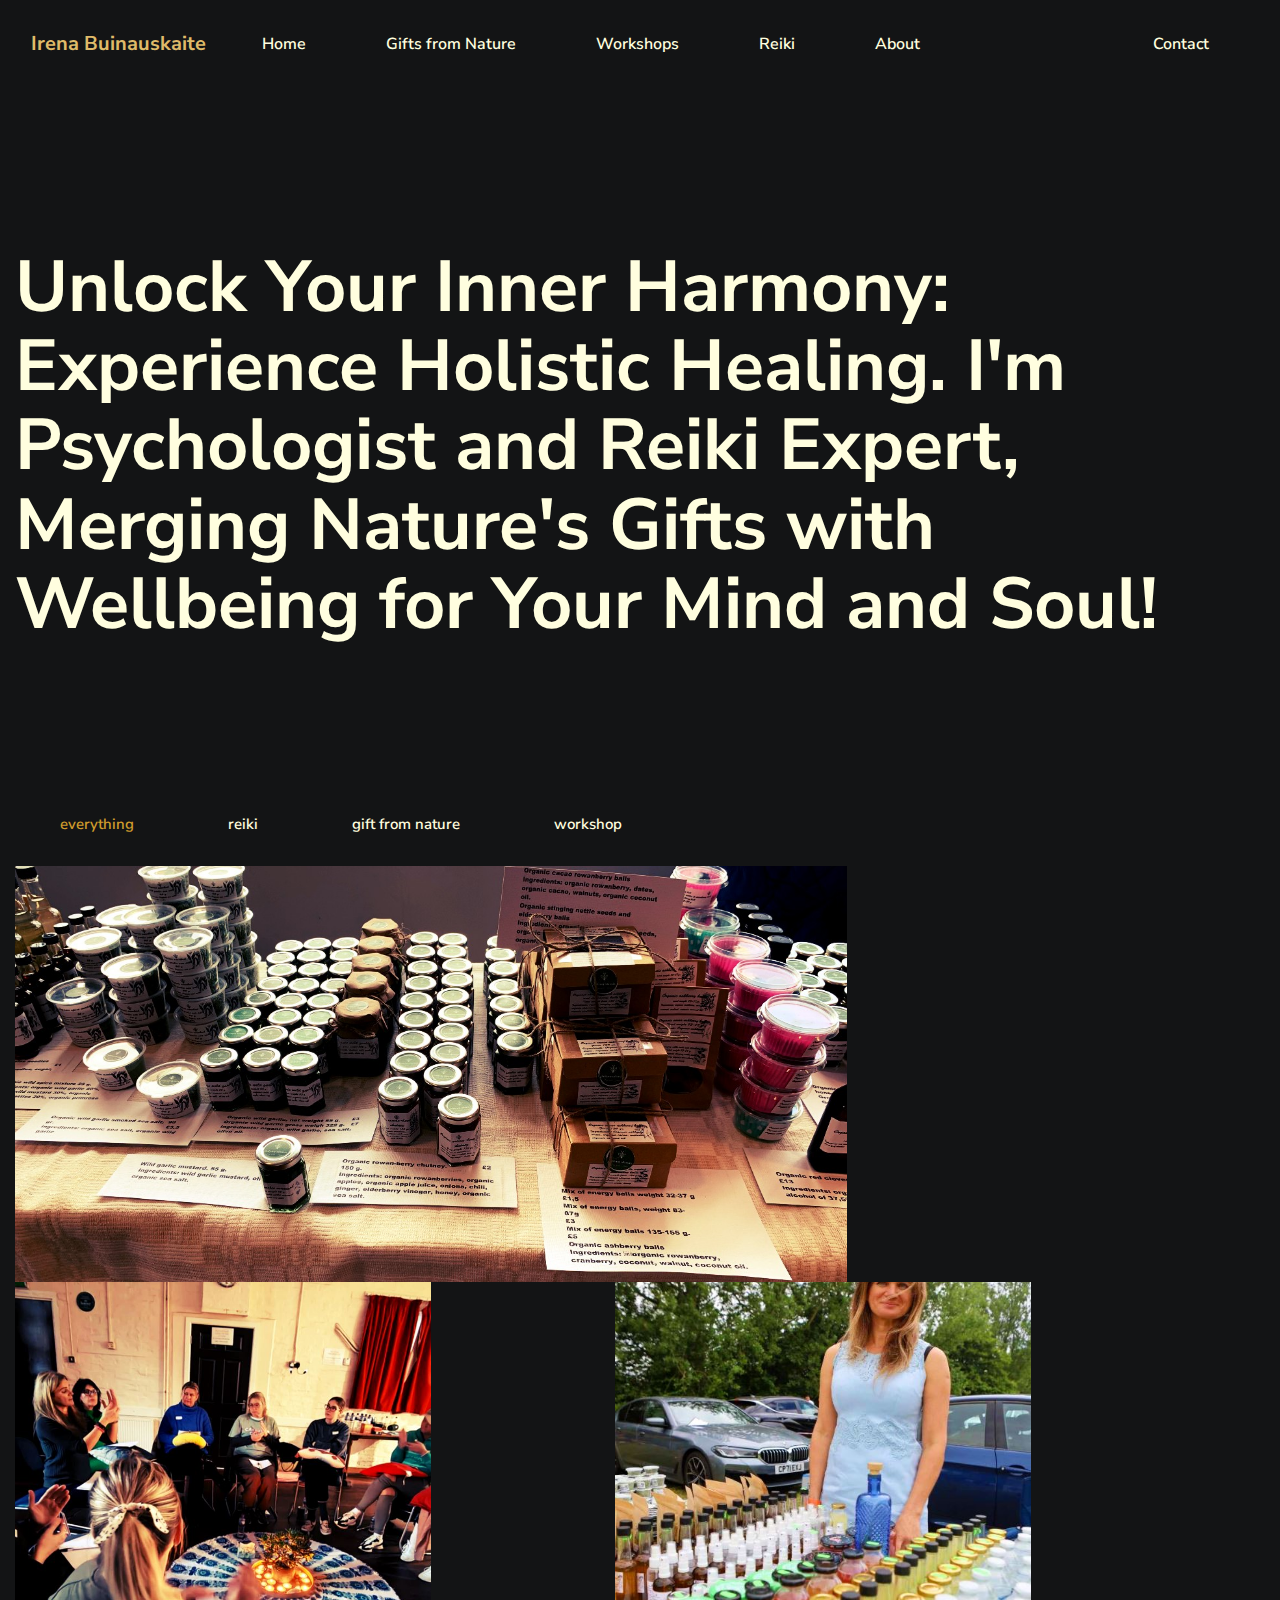
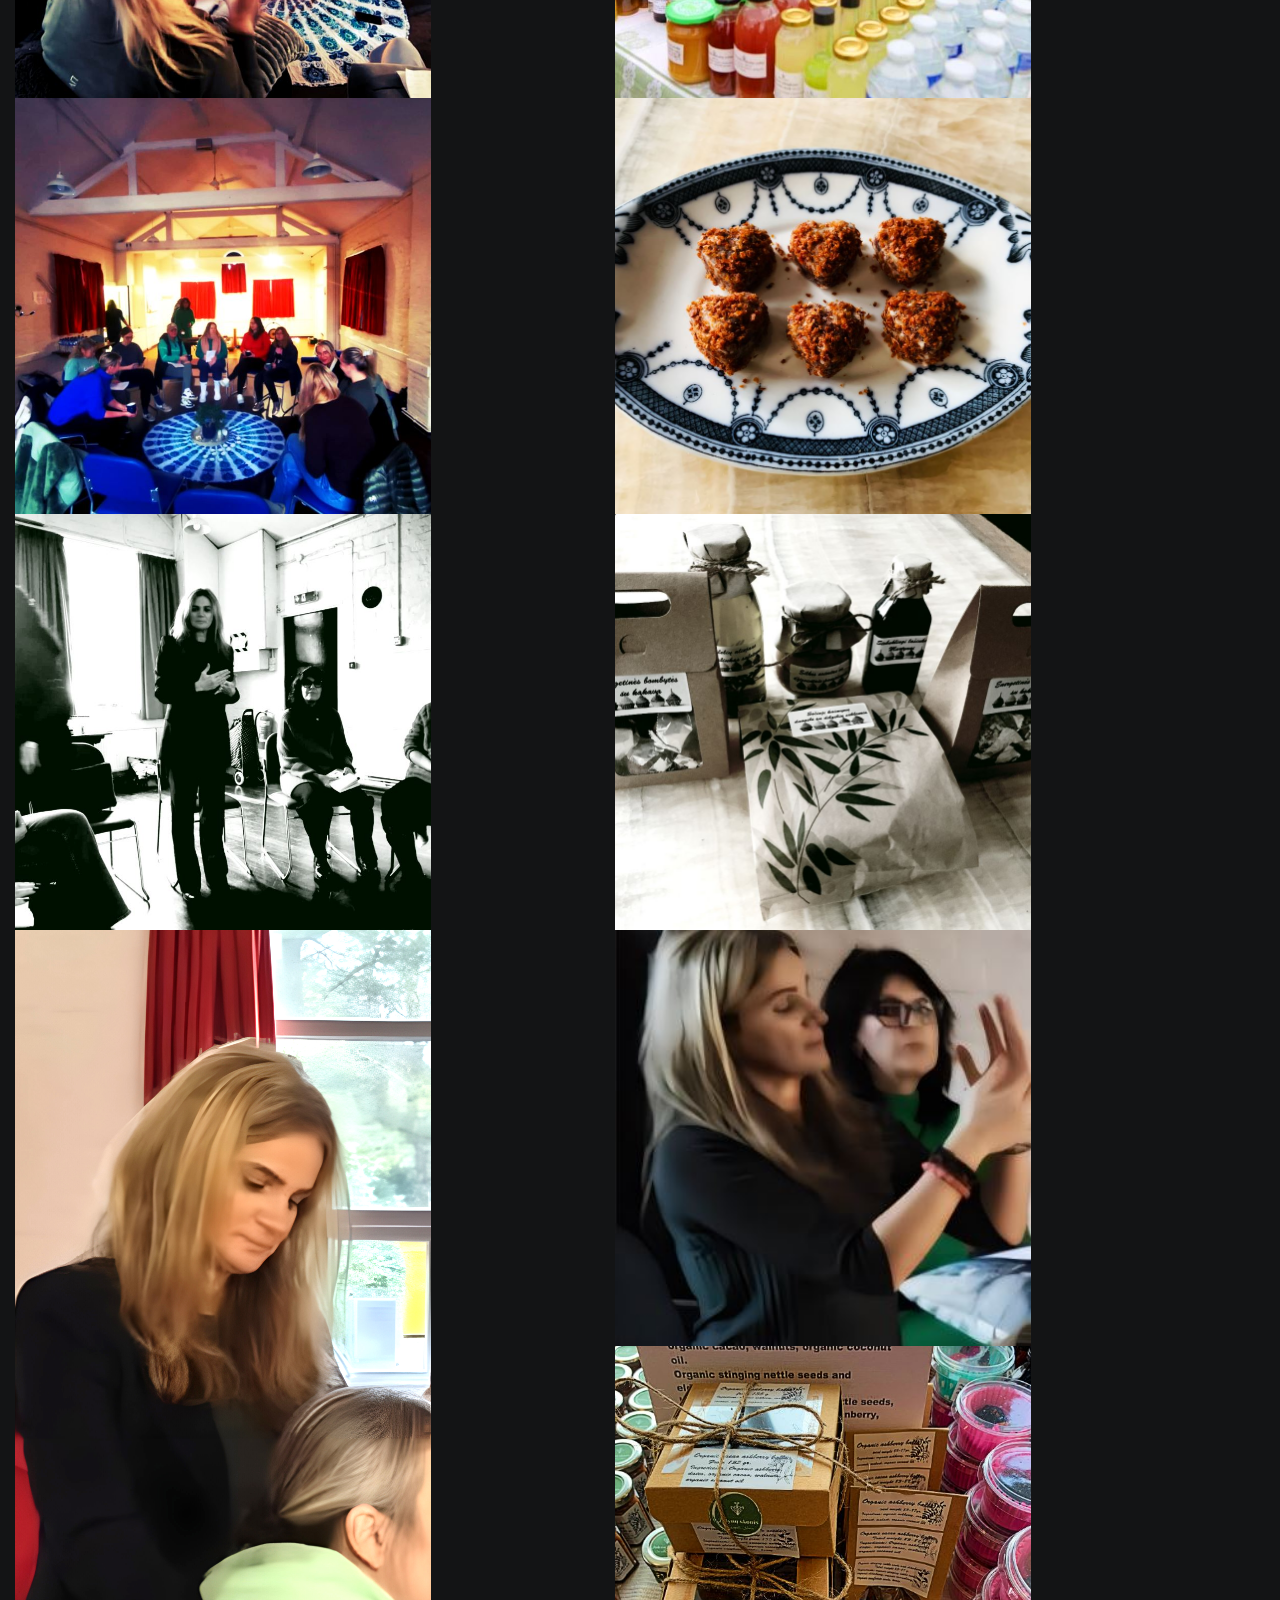
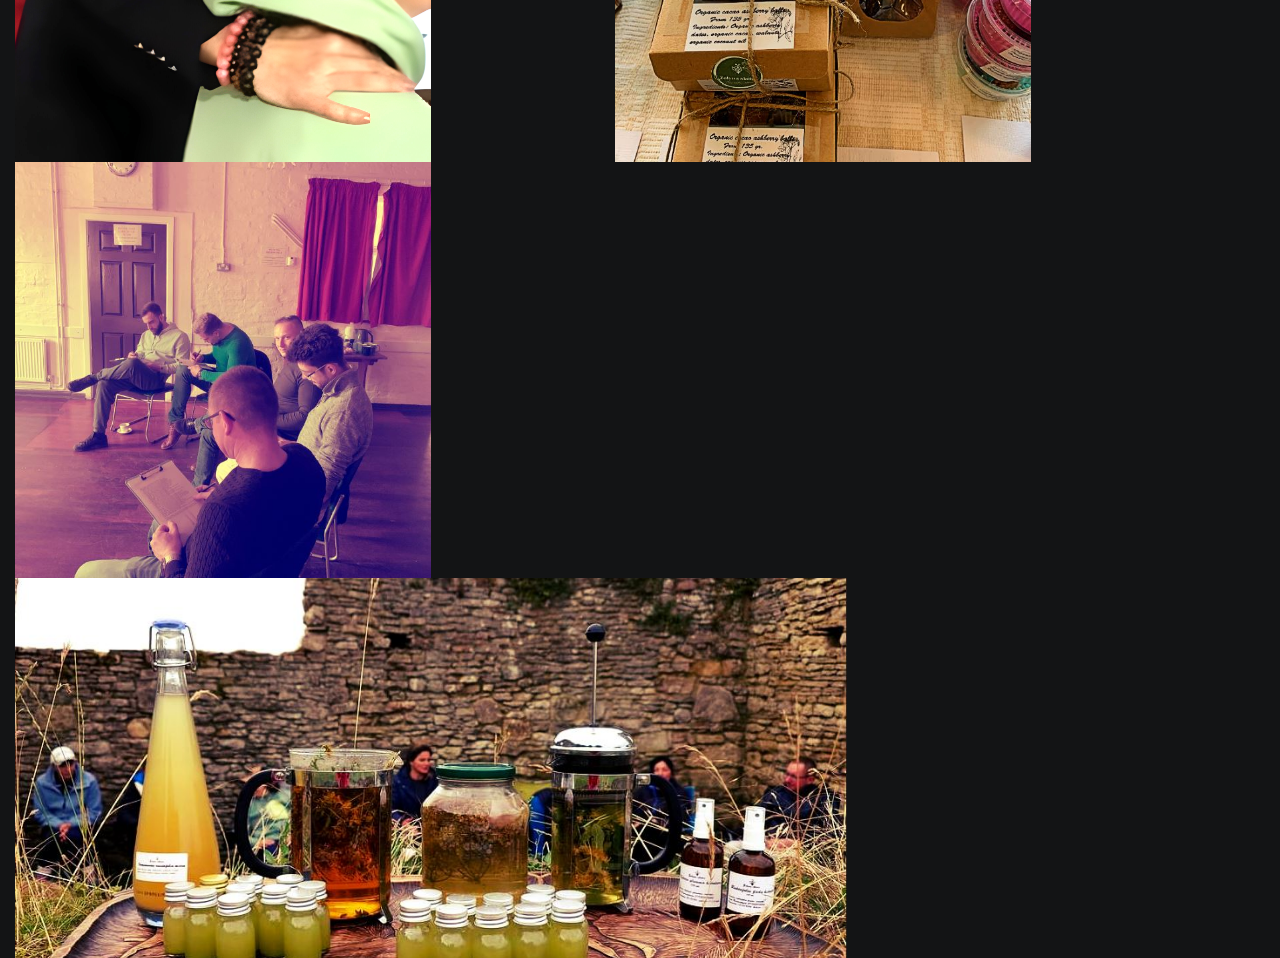
<file: index.html>
<!DOCTYPE html>
<html lang="en">

<head></head>

<body>
    <main role="main">
        <section class="intro">
            <div class="container">
                <div class="row d-flex  align-items-start">
                    <div class="col-md-11">
                        <!-- <h1 class="display-3">The Art of Imagination.<br>Award-winning Design &amp; Craft Studio.</h1>
                        <h1 class="display-3">Unlock Your Inner Harmony: Discover Nature-Inspired Products Crafted by a Psychologist and Wellbeing Expert for a Balanced Life.</h1> -->
                        
                    
                        <h1 class="display-3">Unlock Your Inner Harmony: <br> Experience Holistic Healing. I'm Psychologist and Reiki Expert, Merging Nature's Gifts with Wellbeing for Your Mind and Soul!</h1>
                        <h1 class="display-3"></h1>
                        <h1 class="display-3"></h1>
                    </div>
                </div>
            </div>
        </section>
        
        <!-- <section id="background"><div class="parallax"></div></section> -->
        <section class="space-md">
            <!-- portfolio -->
            <div id="portfolio" class="container">
                <div id="portfolio-filters">
                    <ul id="filters" class="p-0">
                        <li><a href="*" class="active">Everything</a></li>
                        <li><a href=".reiki">Reiki</a></li>
                        <li><a href=".gift">Gift from Nature</a></li>
                        <li><a href=".workshop">Workshop</a></li>
                    </ul>
                </div>
                <div class="grid" data-cols="3" data-margin="0" data-height="1" data-masonry='{ "columnWidth": 200, "itemSelector": ".entry" }'>                    
                    <div class="entry work-entry gift w2">
                        <a href="gift.html">
                            <div class="entry-image imageBG" data-img="./assets/img/food/1.jpg"></div>
                            <div class="work-entry-hover">
                                <div class="work-entry-content">
                                    <div class="work-entry-title">Example text</div>
                                    <div class="work-entry-cat">Gift from Nature</div>
                                </div>
                            </div>
                        </a>
                    </div>
                    <div class="entry work-entry workshop">
                        <a href="workshop.html">
                            <div class="entry-image imageBG" data-img="./assets/img/workshop/1.JPG"></div>
                            <div class="work-entry-hover">
                                <div class="work-entry-content">
                                    <div class="work-entry-title"></div>
                                    <div class="work-entry-cat">Workshop</div>
                                </div>
                            </div>
                        </a>
                    </div>
                    <div class="entry work-entry gift">
                        <a href="gift.html">
                            <div class="entry-image imageBG" data-img="./assets/img/food/2.JPG"></div>
                            <div class="work-entry-hover">
                                <div class="work-entry-content">
                                    <div class="work-entry-title"></div>
                                    <div class="work-entry-cat">Gift from Nature</div>
                                </div>
                            </div>
                        </a>
                    </div>
                    <div class="entry work-entry workshop">
                        <a href="workshop.html">
                            <div class="entry-image imageBG" data-img="./assets/img/workshop/2.JPG"></div>
                            <div class="work-entry-hover">
                                <div class="work-entry-content">
                                    <div class="work-entry-title"></div>
                                    <div class="work-entry-cat">Workshop</div>
                                </div>
                            </div>
                        </a>
                    </div>
                    <div class="entry work-entry gift">
                        <a href="gift.html">
                            <div class="entry-image imageBG" data-img="./assets/img/food/3.JPG"></div>
                            <div class="work-entry-hover">
                                <div class="work-entry-content">
                                    <div class="work-entry-title"></div>
                                    <div class="work-entry-cat">Gift from Nature</div>
                                </div>
                            </div>
                        </a>
                    </div>
                    <div class="entry work-entry workshop">
                        <a href="workshop.html">
                            <div class="entry-image imageBG" data-img="./assets/img/workshop/3.JPG"></div>
                            <div class="work-entry-hover">
                                <div class="work-entry-content">
                                    <div class="work-entry-title"></div>
                                    <div class="work-entry-cat">Workshop</div>
                                </div>
                            </div>
                        </a>
                    </div>
                    <div class="entry work-entry gift">
                        <a href="gift.html">
                            <div class="entry-image imageBG" data-img="./assets/img/food/4.JPG"></div>
                            <div class="work-entry-hover">
                                <div class="work-entry-content">
                                    <div class="work-entry-title"></div>
                                    <div class="work-entry-cat">Gift from Nature</div>
                                </div>
                            </div>
                        </a>
                    </div>
                    <div class="entry work-entry reiki h2">
                        <a href="reiki.html">
                            <div class="entry-image imageBG" data-img="./assets/img/reiki/1.jpg"></div>
                            <div class="work-entry-hover">
                                <div class="work-entry-content">
                                    <div class="work-entry-title"></div>
                                    <div class="work-entry-cat">Reiki</div>
                                </div>
                            </div>
                        </a>
                    </div>
                    <div class="entry work-entry workshop">
                        <a href="workshop.html">
                            <div class="entry-image imageBG" data-img="./assets/img/workshop/4.JPG"></div>
                            <div class="work-entry-hover">
                                <div class="work-entry-content">
                                    <div class="work-entry-title"></div>
                                    <div class="work-entry-cat">Workshop</div>
                                </div>
                            </div>
                        </a>
                    </div>
                    <div class="entry work-entry gift">
                        <a href="gift.html">
                            <div class="entry-image imageBG" data-img="./assets/img/food/5.JPG"></div>
                            <div class="work-entry-hover">
                                <div class="work-entry-content">
                                    <div class="work-entry-title"></div>
                                    <div class="work-entry-cat">Gift from Nature</div>
                                </div>
                            </div>
                        </a>
                    </div>
                    <div class="entry work-entry workshop">
                        <a href="workshop.html">
                            <div class="entry-image imageBG" data-img="./assets/img/workshop/5.JPG"></div>
                            <div class="work-entry-hover">
                                <div class="work-entry-content">
                                    <div class="work-entry-title"></div>
                                    <div class="work-entry-cat">Workshop</div>
                                </div>
                            </div>
                        </a>
                    </div>
                    <div class="entry work-entry gift w2">
                        <a href="gift.html">
                            <div class="entry-image imageBG" data-img="./assets/img/food/6.JPG"></div>
                            <div class="work-entry-hover">
                                <div class="work-entry-content">
                                    <div class="work-entry-title"></div>
                                    <div class="work-entry-cat">Gift from Nature</div>
                                </div>
                            </div>
                        </a>
                    </div>
                    <div class="entry work-entry workshop h2">
                        <a href="workshop.html">
                            <div class="entry-image imageBG" data-img="./assets/img/workshop/6.JPG"></div>
                            <div class="work-entry-hover">
                                <div class="work-entry-content">
                                    <div class="work-entry-title"></div>
                                    <div class="work-entry-cat">Workshop</div>
                                </div>
                            </div>
                        </a>
                    </div>
                    <div class="entry work-entry gift">
                        <a href="gift.html">
                            <div class="entry-image imageBG" data-img="./assets/img/food/7.JPG"></div>
                            <div class="work-entry-hover">
                                <div class="work-entry-content">
                                    <div class="work-entry-title"></div>
                                    <div class="work-entry-cat">Gift from Nature</div>
                                </div>
                            </div>
                        </a>
                    </div>
                    <div class="entry work-entry gift">
                        <a href="gift.html">
                            <div class="entry-image imageBG" data-img="./assets/img/food/8.JPG"></div>
                            <div class="work-entry-hover">
                                <div class="work-entry-content">
                                    <div class="work-entry-title"></div>
                                    <div class="work-entry-cat">Gift from Nature</div>
                                </div>
                            </div>
                        </a>
                    </div>
                    <div class="entry work-entry gift">
                        <a href="gift.html">
                            <div class="entry-image imageBG" data-img="./assets/img/food/9.JPG"></div>
                            <div class="work-entry-hover">
                                <div class="work-entry-content">
                                    <div class="work-entry-title"></div>
                                    <div class="work-entry-cat">Gift from Nature</div>
                                </div>
                            </div>
                        </a>
                    </div>

                </div>
            </div>
        </section>
    </main>
    <footer class="position-relative"></footer>
    <script src="assets/js/main.js"></script>
    <script src="assets/js/main.other.js"></script>
</body>

</html>
</file>
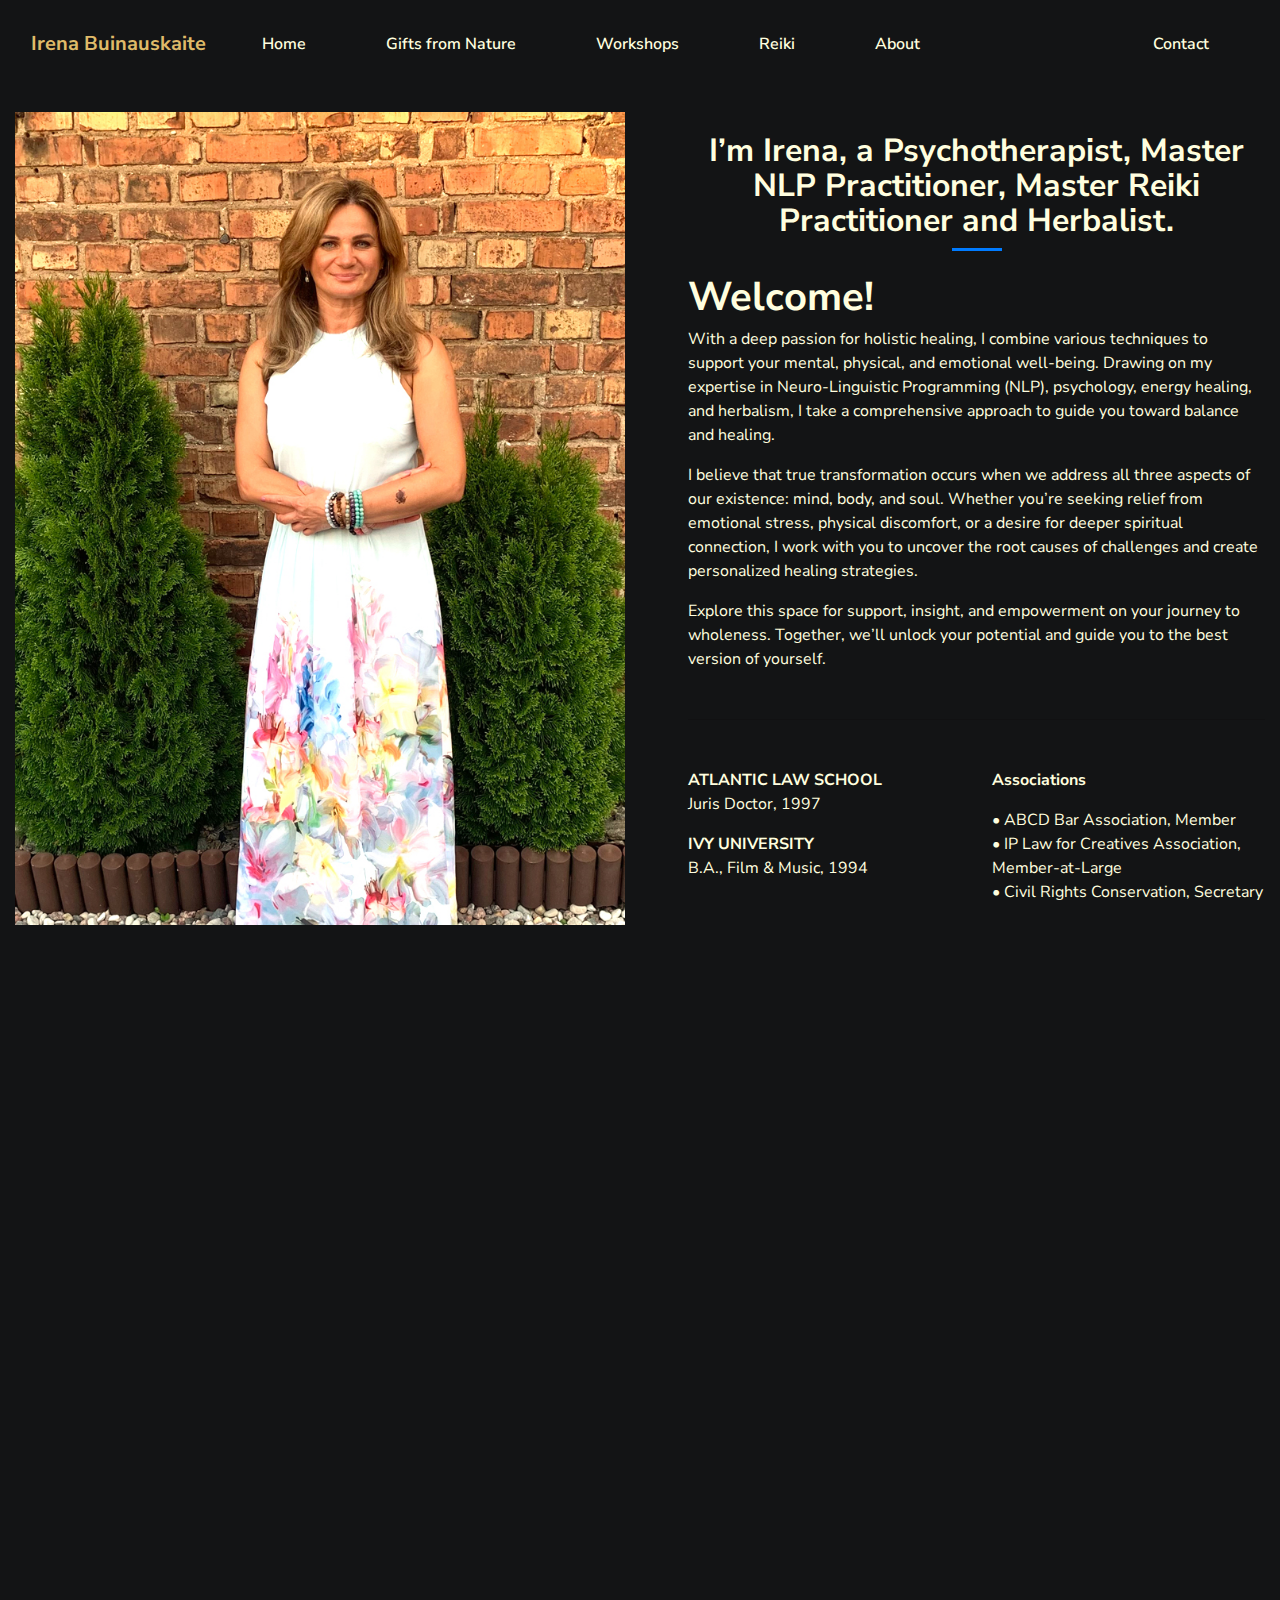
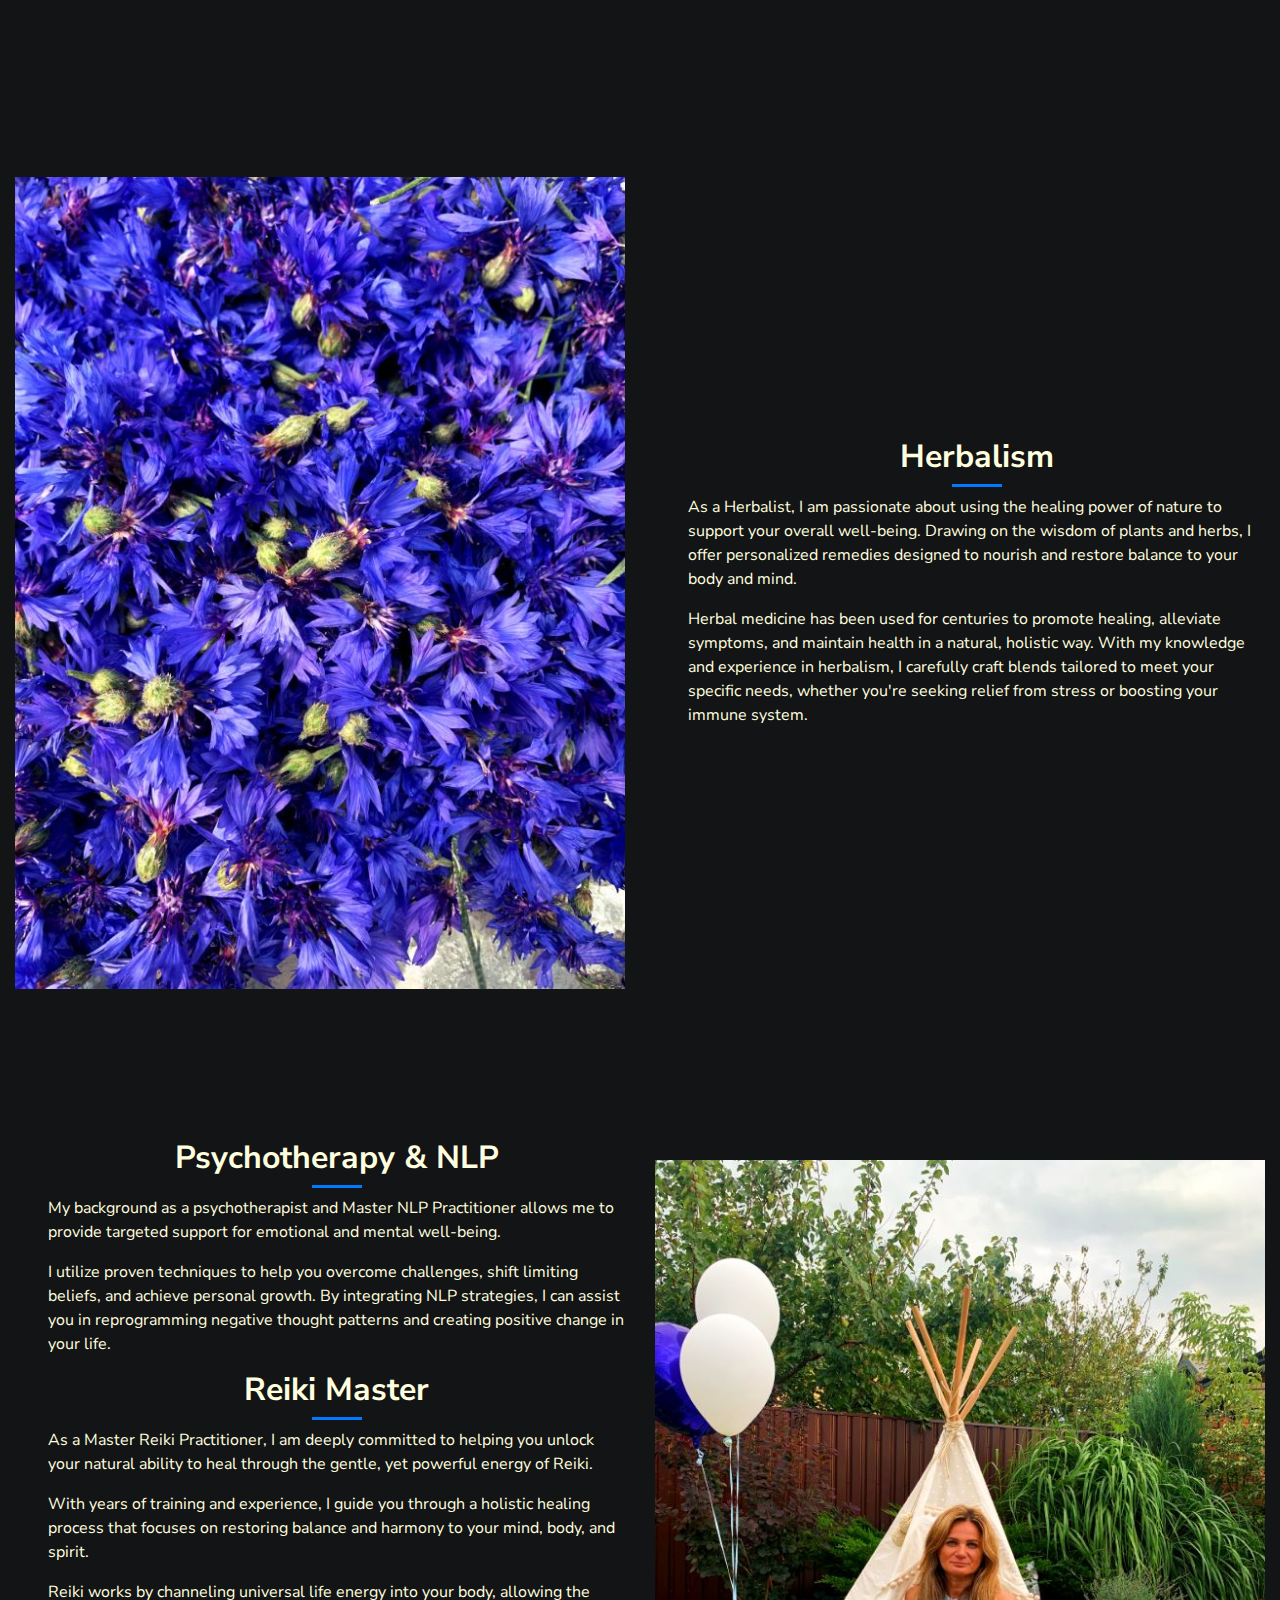
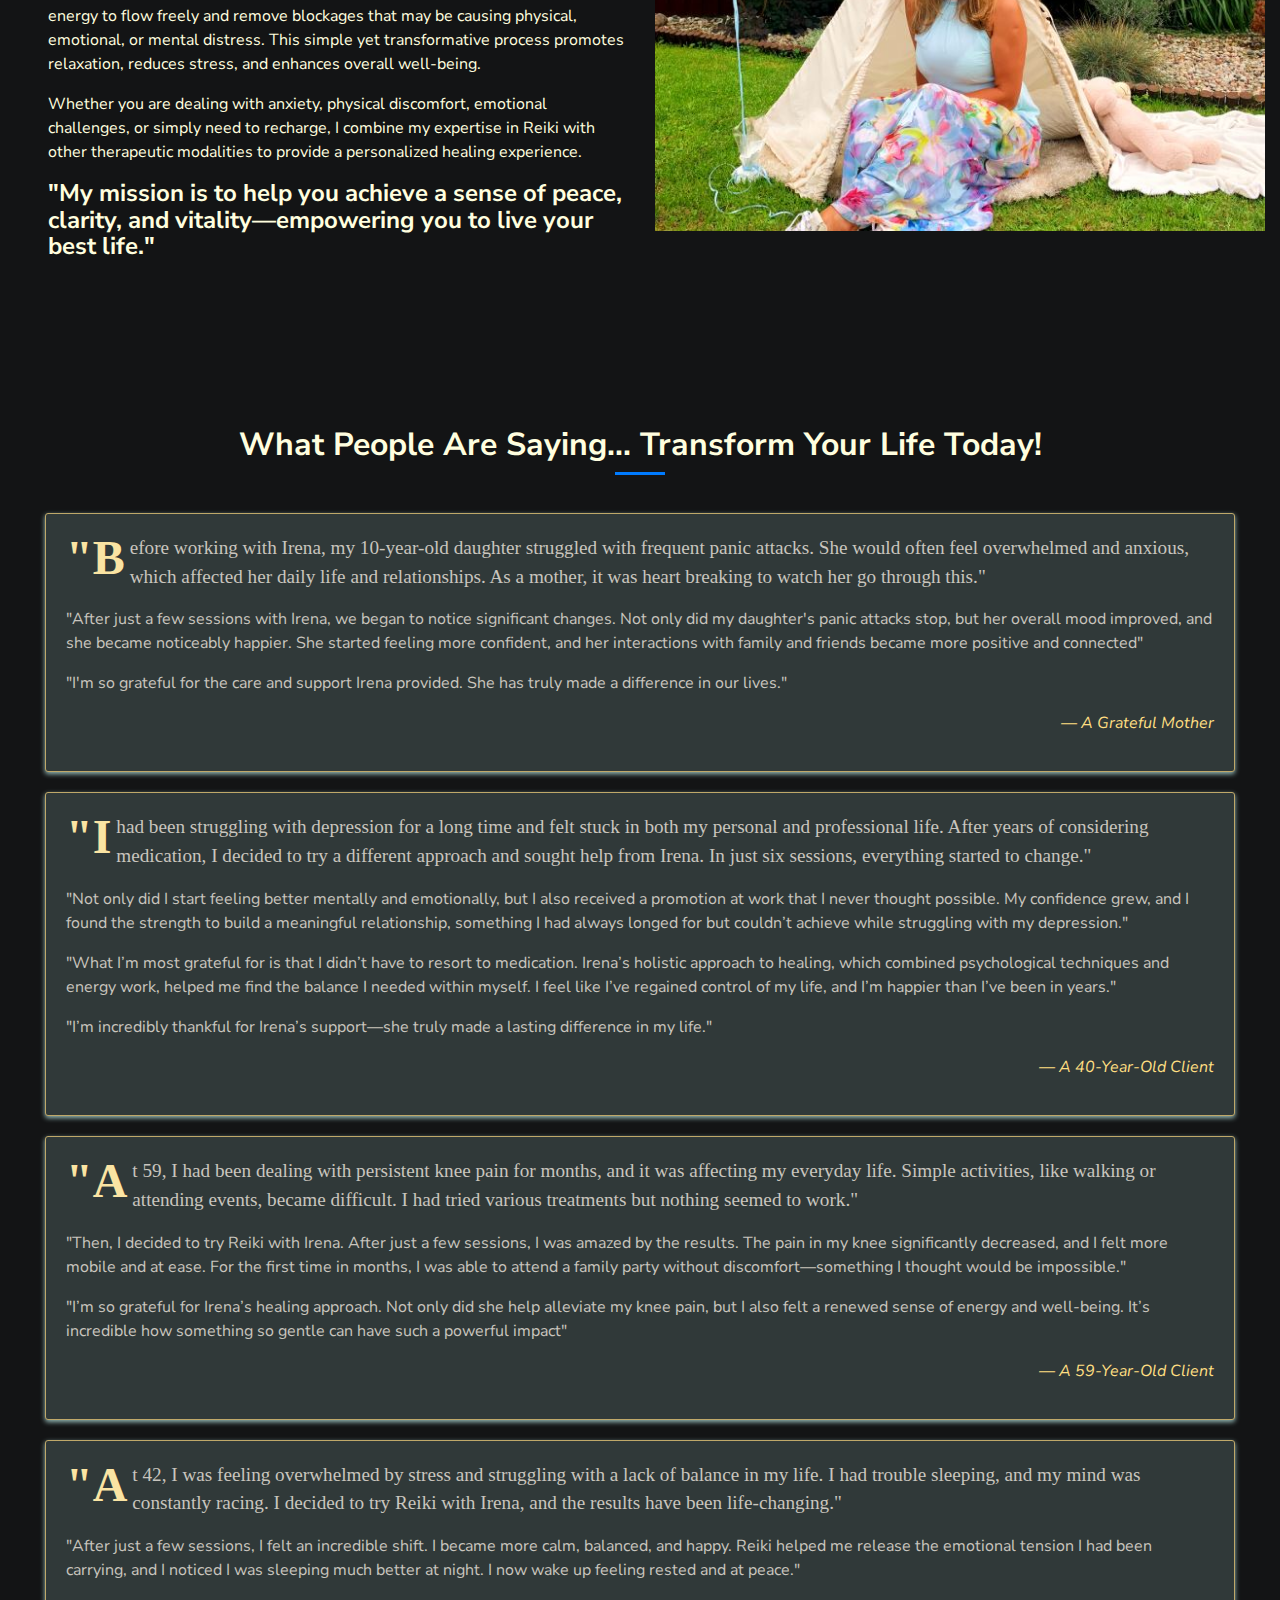
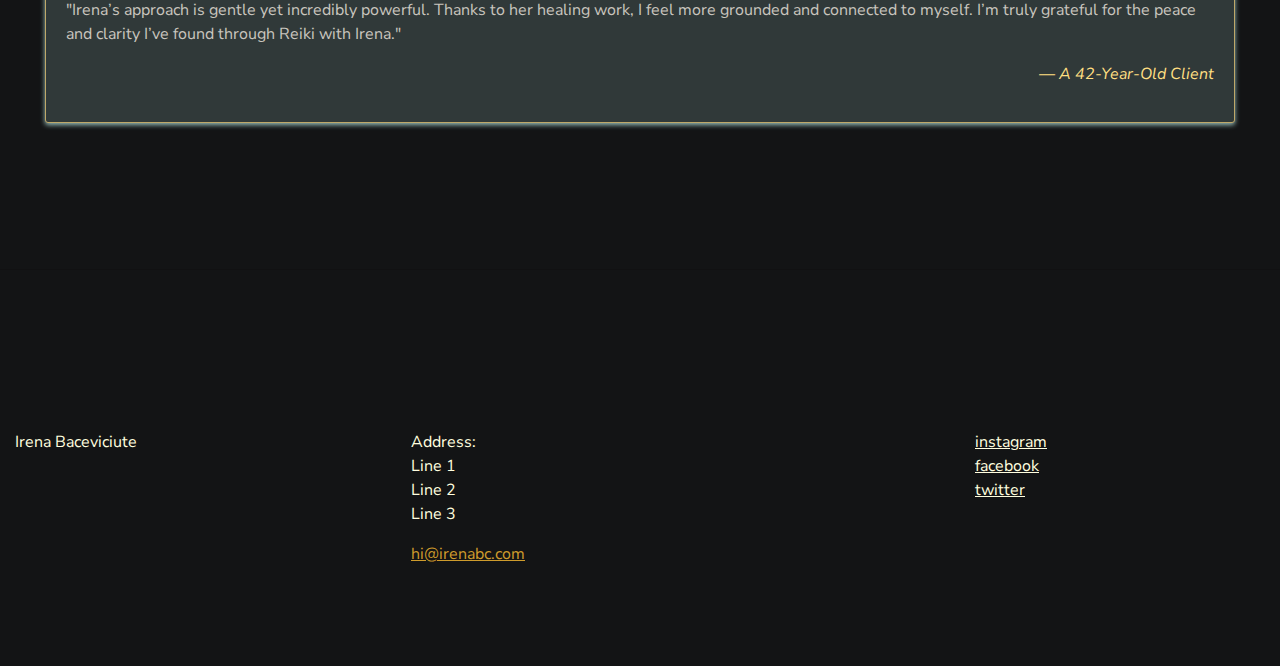
<file: about.html>
<!DOCTYPE html>
<html lang="en">

<head>
    <style>

        .parallax2 {
            background-image: url("https://miro.medium.com/v2/resize:fit:1400/1*xMuIOwjliGUPjkzukeWKfw.jpeg");
            height: 70vh;
            background-attachment: fixed;
            background-position: center;
            background-repeat: no-repeat;
            background-size: cover;
        }

        body {
            font-family: sans-serif;
            line-height: 1.6;
            color: #333;
            margin: 0;
            padding: 0;
            background-color: #f9f9f9;
        }

        h2 {
            text-align: center;
            margin-bottom: 2rem;
            font-size: 2.5rem;
            color: #007bff;
        }

        .testimonials-grid {
            display: flex;
            flex-wrap: wrap;
            padding: 20px;
            justify-content: center;
        }

        .testimonial-cell {
            padding: 20px;
            margin-bottom: 20px;
            border: 1px solid #bfa869;
            border-radius: 3px;
            background-color: #303939;
            box-shadow: 0 2px 5px rgb(150 187 184);
        }

        .testimonial-cell p {
            margin-bottom: 1rem;
        }

        .testimonial-cell p:first-of-type {
            font-family: 'Brush Script MT', cursive;
            font-size: 1.2rem;
        }

        .testimonial-cell p:first-of-type:first-letter {
            font-size: 3rem;
            font-weight: bold;
            color: #fae4a3;
            float: left;
            margin-right: 5px;
            line-height: 1;
        }

        @media (min-width: 768px) {

            .testimonials-grid {
                padding: 30px;
            }
        }

        .testimonial-cell p {
            color: #c9c5be;
        }

        .testimonial-cell p:last-of-type {
            text-align: right;
            font-style: italic;
            color: #ffdf82;
        }

        h2::after {
            content: '';
            display: block;
            width: 50px;
            height: 3px;
            background-color: #007bff;
            margin: 10px auto 0;
        }

        .testimonial-cell:hover {
            transform: translateY(-3px);
            transition: transform 0.2s ease-in-out;
        }

        #about {
            min-height: 100vh;
        }
        
        #skills .container{
            margin-top: 15vh;
        }
    </style>
</head>

<body>


    <main role="main">
        <section id="about" class="pt-4">
            <div class="container">
                    <div class="row d-flex align-items-center">
                        <div class="col-md-6">
                            <figure><img src="./assets/img/profile/1.jpg" alt="" class="img-fluid"></figure>
                        </div>
                        <div class="col-md-6 pl-lg-5 pl-md-5">
                            <h2>
                                I’m Irena, a Psychotherapist, Master NLP Practitioner, Master Reiki Practitioner and
                                Herbalist.
                            </h2>
                            <p class="lead mt-4">

                            <section>
                                <h1>Welcome!</h1>
                                <p>With a deep passion for holistic
                                    healing, I combine various techniques to support your mental, physical, and emotional
                                    well-being. Drawing on my expertise in
                                    Neuro-Linguistic Programming (NLP), psychology, energy healing, and herbalism, I take a
                                    comprehensive approach to guide you
                                    toward balance and healing.</p>

                                <p>I believe that true transformation occurs when we address all three aspects of our
                                    existence: mind, body, and soul. Whether you’re seeking relief from emotional stress,
                                    physical discomfort, or a desire for deeper spiritual connection, I work with you to
                                    uncover the root causes of challenges and create personalized healing strategies.</p>

                                <p>Explore this space for support, insight, and empowerment on your journey to wholeness.
                                    Together, we’ll unlock your potential and guide you to the best version of yourself.</p>
                            </section>

                            <hr class="mt-5">
                            <div class="row mt-5">
                                <div class="col-md-6">
                                    <p><strong>ATLANTIC LAW SCHOOL</strong>
                                        <br>Juris Doctor, 1997
                                    </p>
                                    <p><strong>IVY UNIVERSITY</strong>
                                        <br>B.A., Film &amp; Music, 1994
                                    </p>
                                </div>
                                <div class="col-md-6">
                                    <p><strong>Associations</strong>
                                        <br>
                                    <p>• ABCD Bar Association, Member
                                        <br>• IP Law for Creatives Association, Member-at-Large
                                        <br>• Civil Rights Conservation, Secretary
                                    </p>
                                </div>
                            </div>
                        </div>
                    </div>
        </section>

        <section id="background"><div class="parallax2"></div></section>

        <section id="skills" class="pt-4">

            <div class="container">
                <div class="row d-flex align-items-center">
                    <div class="col-md-6">
                        <figure><img src="./assets/img/herbs/1.JPG" alt="" class="img-fluid"></figure>
                    </div>
                    <div class="col-md-6 pl-lg-5 pl-md-5">
                        <h2>Herbalism</h2>
                        <p>As a Herbalist, I am passionate about using the healing power of nature to support your overall
                            well-being. Drawing on the wisdom of plants and herbs, I offer personalized remedies designed to
                            nourish and restore balance to your body and mind. </p>
                            <p>Herbal medicine has been used for centuries
                            to promote healing, alleviate symptoms, and maintain health in a natural, holistic way. With my
                            knowledge and experience in herbalism, I carefully craft blends tailored to meet your specific
                            needs, whether you're seeking relief from stress or boosting your immune system.</p>
                    </div>
                </div>
            </div>
            
            <div class="container">
                <div class="row d-flex align-items-center">
                    <div class="col-md-6 pl-lg-5 pl-md-5">
                        <h2>Psychotherapy & NLP</h2>
                        
                        <p>My background as a psychotherapist and Master NLP Practitioner allows me to provide targeted
                        support for emotional and mental well-being.</p>

                        <p>I utilize proven techniques to help you overcome
                        challenges, shift limiting beliefs, and achieve personal growth. By integrating NLP strategies,
                        I can assist you in reprogramming negative thought patterns and creating positive change in your
                        life.</p>

                        
                        <h2>Reiki Master</h2>
                        <p>As a Master Reiki Practitioner, I am deeply committed to helping you unlock your natural ability
                            to heal through the gentle, yet powerful energy of Reiki.</p>
                        <p>With years of training and experience, I guide you through a holistic healing process that focuses 
                            on restoring balance and harmony to your mind, body, and spirit.</p>

                        <p>Reiki works by channeling universal life energy into your body, allowing the energy to flow freely 
                            and remove blockages that may be causing physical, emotional,
                            or mental distress. This simple yet transformative process promotes relaxation, reduces stress,
                            and enhances overall well-being. </p>

                            
                        <p>Whether you are dealing with anxiety, physical discomfort,
                            emotional challenges, or simply need to recharge, I combine my expertise in Reiki with other
                            therapeutic modalities to provide a personalized healing experience.</p>
                            
                        <h4>&quot;My mission is to help you achieve a sense of peace, clarity, and vitality—empowering you to live your best life.&quot;</h4>
                    </div>
                    <div class="col-md-6">
                        <figure><img src="./assets/img/profile/2.JPG" alt="" class="img-fluid"></figure>
                    </div>
                </div>
            </div>


            <div class="container">

                <section>
                </section>
            </div>
        </section>

        <section id="testimonials" class="pt-4">
            <div class="container">
                <h2>What People Are Saying... Transform Your Life Today!</h2>

                <div class="testimonials-grid">

                    <div class="testimonial-cell">
                        <p>"Before working with Irena, my 10-year-old daughter struggled with frequent panic attacks.
                            She would often feel overwhelmed and anxious, which affected her daily life and
                            relationships. As a mother, it was heart breaking to watch her go through this."</p>
                        <p>"After just a few sessions with Irena, we began to notice significant changes. Not only did
                            my daughter's panic attacks stop, but her overall mood improved, and she became noticeably
                            happier. She started feeling more confident, and her interactions with family and friends
                            became more positive and connected"</p>
                        <p>"I'm so grateful for the care and support Irena provided. She has truly made a difference in
                            our lives."</p>
                        <p>— A Grateful Mother</p>
                    </div>

                    <div class="testimonial-cell">
                        <p>"I had been struggling with depression for a long time and felt stuck in both my personal and
                            professional life. After years of considering medication, I decided to try a different
                            approach and sought help from Irena. In just six sessions, everything started to change."
                        </p>
                        <p>"Not only did I start feeling better mentally and emotionally, but I also received a
                            promotion at work that I never thought possible. My confidence grew, and I found the
                            strength to build a meaningful relationship, something I had always longed for but couldn’t
                            achieve while struggling with my depression."</p>
                        <p>"What I’m most grateful for is that I didn’t have to resort to medication. Irena’s holistic
                            approach to healing, which combined psychological techniques and energy work, helped me find
                            the balance I needed within myself. I feel like I’ve regained control of my life, and I’m
                            happier than I’ve been in years."</p>
                        <p>"I’m incredibly thankful for Irena’s support—she truly made a lasting difference in my life."
                        </p>
                        <p>— A 40-Year-Old Client</p>
                    </div>

                    <div class="testimonial-cell">
                        <p>"At 59, I had been dealing with persistent knee pain for months, and it was affecting my
                            everyday life. Simple activities, like walking or attending events, became difficult. I had
                            tried various treatments but nothing seemed to work."</p>
                        <p>"Then, I decided to try Reiki with Irena. After just a few sessions, I was amazed by the
                            results. The pain in my knee significantly decreased, and I felt more mobile and at ease.
                            For the first time in months, I was able to attend a family party without
                            discomfort—something I thought would be impossible."</p>
                        <p>"I’m so grateful for Irena’s healing approach. Not only did she help alleviate my knee pain,
                            but I also felt a renewed sense of energy and well-being. It’s incredible how something so
                            gentle can have such a powerful impact"</p>
                        <p>— A 59-Year-Old Client</p>
                    </div>

                    <div class="testimonial-cell">
                        <p>"At 42, I was feeling overwhelmed by stress and struggling with a lack of balance in my life.
                            I had trouble sleeping, and my mind was constantly racing. I decided to try Reiki with
                            Irena, and the results have been life-changing."</p>
                        <p>"After just a few sessions, I felt an incredible shift. I became more calm, balanced, and
                            happy. Reiki helped me release the emotional tension I had been carrying, and I noticed I
                            was sleeping much better at night. I now wake up feeling rested and at peace."</p>
                        <p>"Irena’s approach is gentle yet incredibly powerful. Thanks to her healing work, I feel more
                            grounded and connected to myself. I’m truly grateful for the peace and clarity I’ve found
                            through Reiki with Irena."</p>
                        <p>— A 42-Year-Old Client</p>
                    </div>

                </div>
            </div>
        </section>
        <section class="pt-4">
            <div class="container">

            </div>
        </section>
        <section class="pt-4">
            <div class="container">

                <!-- end:col -->
            </div>
            <hr class="mt-5">










            </div>
        </section>
    </main>
    <footer class="position-relative"></footer>
    <script src="assets/js/main.js"></script>
    <script src="assets/js/main.other.js"></script>
</body>

</html>
</file>
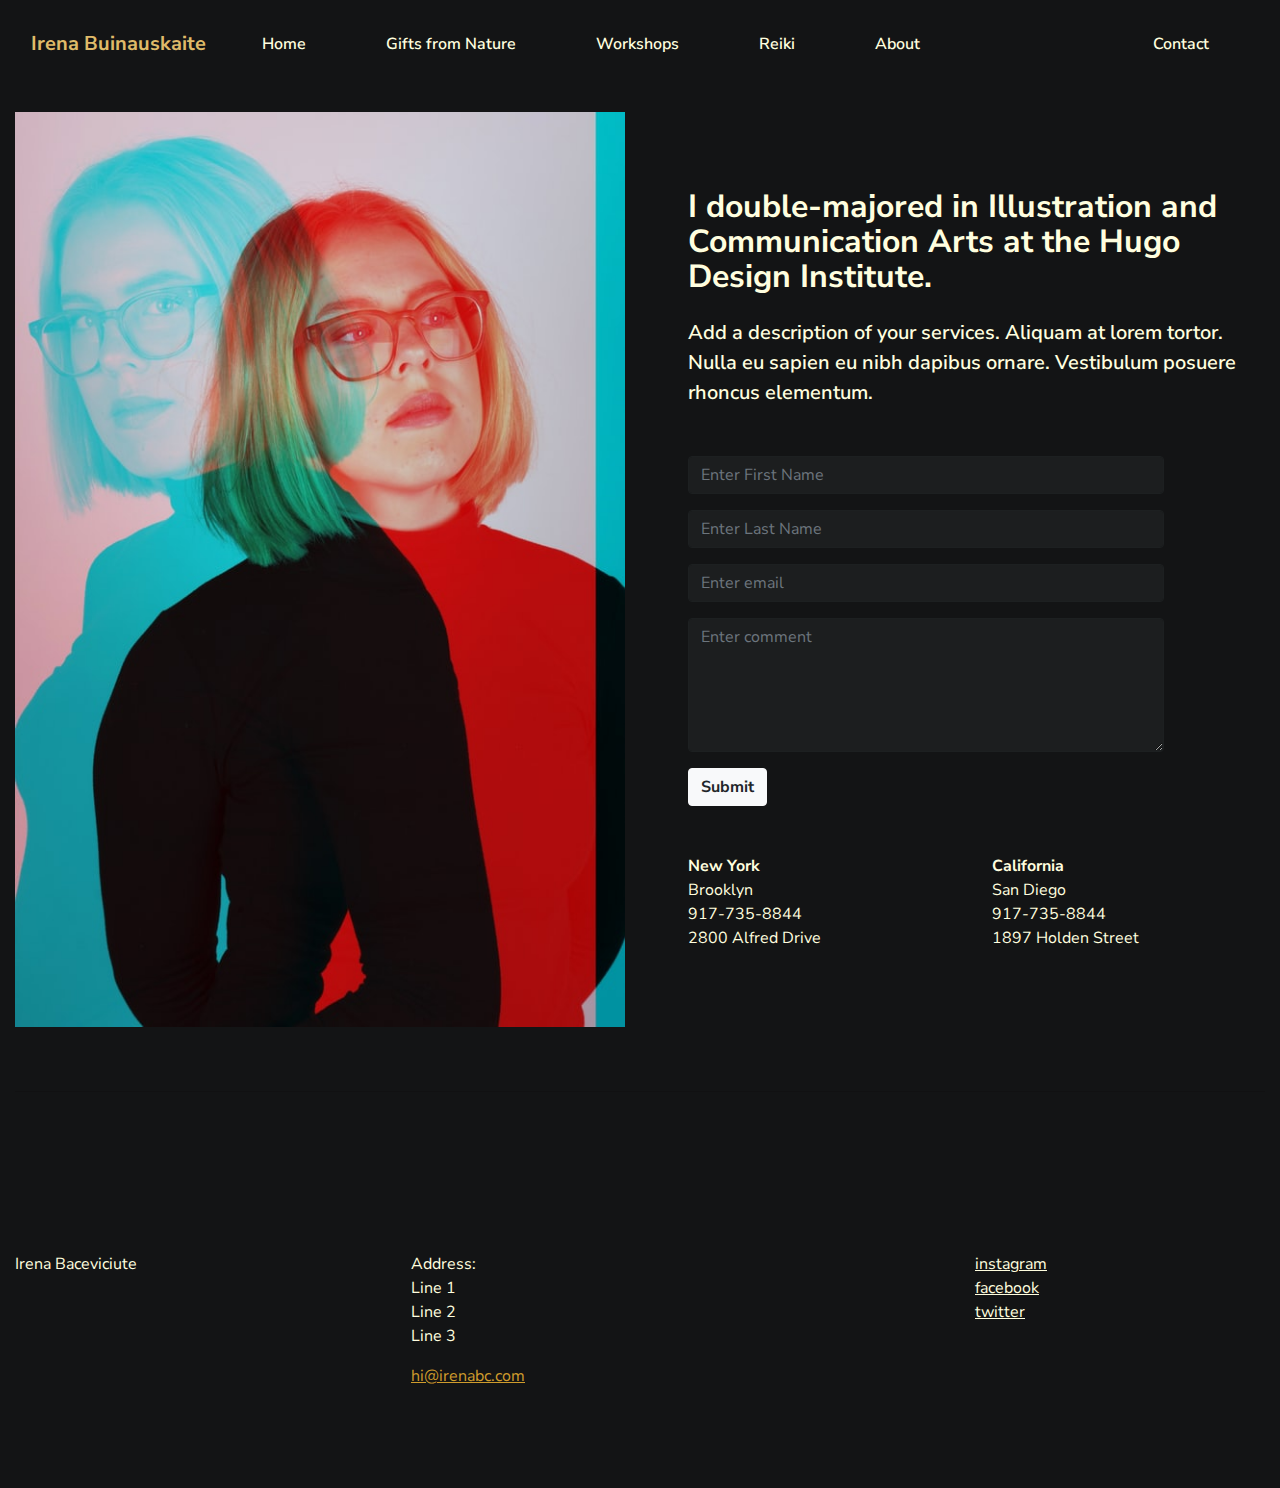
<file: contact.html>
<!DOCTYPE html>
<html lang="en">

<head></head>

<body>
    <main role="main">
        <section class="pt-4">
            <div class="container">
                <div class="row d-flex align-items-center justify-content-start">
                    <div class="col-md-6">
                        <figure><img src="./assets/img/photo-1484755560615-a4c64e778a6c.jpg" alt="" class="img-fluid">
                        </figure>
                    </div>
                    <!-- end:col -->
                    <div class="col-md-6 pl-lg-5 pl-md-5">
                        <h2>
                            I double-majored in Illustration and Communication Arts at the Hugo Design Institute.
                        </h2>
                        <p class="lead mt-4">Add a description of your services. Aliquam at lorem tortor. Nulla eu sapien eu nibh dapibus ornare. Vestibulum posuere rhoncus elementum.</p>


                        <div class="contact-form mt-5">
                            <div class="form-group row">

                                <div class="col-sm-10">
                                    <input type="text" class="form-control" id="fname" placeholder="Enter First Name" name="fname">
                                </div>
                            </div>
                            <div class="form-group row">

                                <div class="col-sm-10">
                                    <input type="text" class="form-control" id="lname" placeholder="Enter Last Name" name="lname">
                                </div>
                            </div>
                            <div class="form-group row">

                                <div class="col-sm-10">
                                    <input type="email" class="form-control" id="email" placeholder="Enter email" name="email">
                                </div>
                            </div>
                            <div class="form-group row">

                                <div class="col-sm-10">
                                    <textarea class="form-control" rows="5" id="comment" placeholder="Enter comment"></textarea>
                                </div>
                            </div>
                            <div class="form-group row">
                                <div class="col-sm-offset-2 col-sm-10">
                                    <button type="submit" class="btn btn-light font-weight-bold">Submit</button>
                                </div>
                            </div>
                        </div>
                        <!-- end:contact -->
                        <div class="row mt-5">
                            <div class="col-md-6">
                                <p>
                                    <strong>New York</strong>
                                    <br>
                                Brooklyn
                                    <br>
                                    917-735-8844
                                    <br>
                               2800  Alfred Drive
                                </p>
                            </div>
                            <!-- end:col -->
                            <div class="col-md-6">
                                <p>
                                    <strong>California</strong>
                                    <br>
                                    San Diego
                                    <br>
                                    917-735-8844
                                    <br>
                                    1897  Holden Street
                                </p>
                            </div>
                            <!-- end:col -->
                        </div>
                    </div>
                    <!-- end:col -->
                </div>
                <hr class="mt-5">
            </div>
        </section>
    </main>
    <footer class="position-relative"></footer>
    <script src="assets/js/main.js"></script>
    <script src="assets/js/main.other.js"></script>
</body>

</html>
</file>
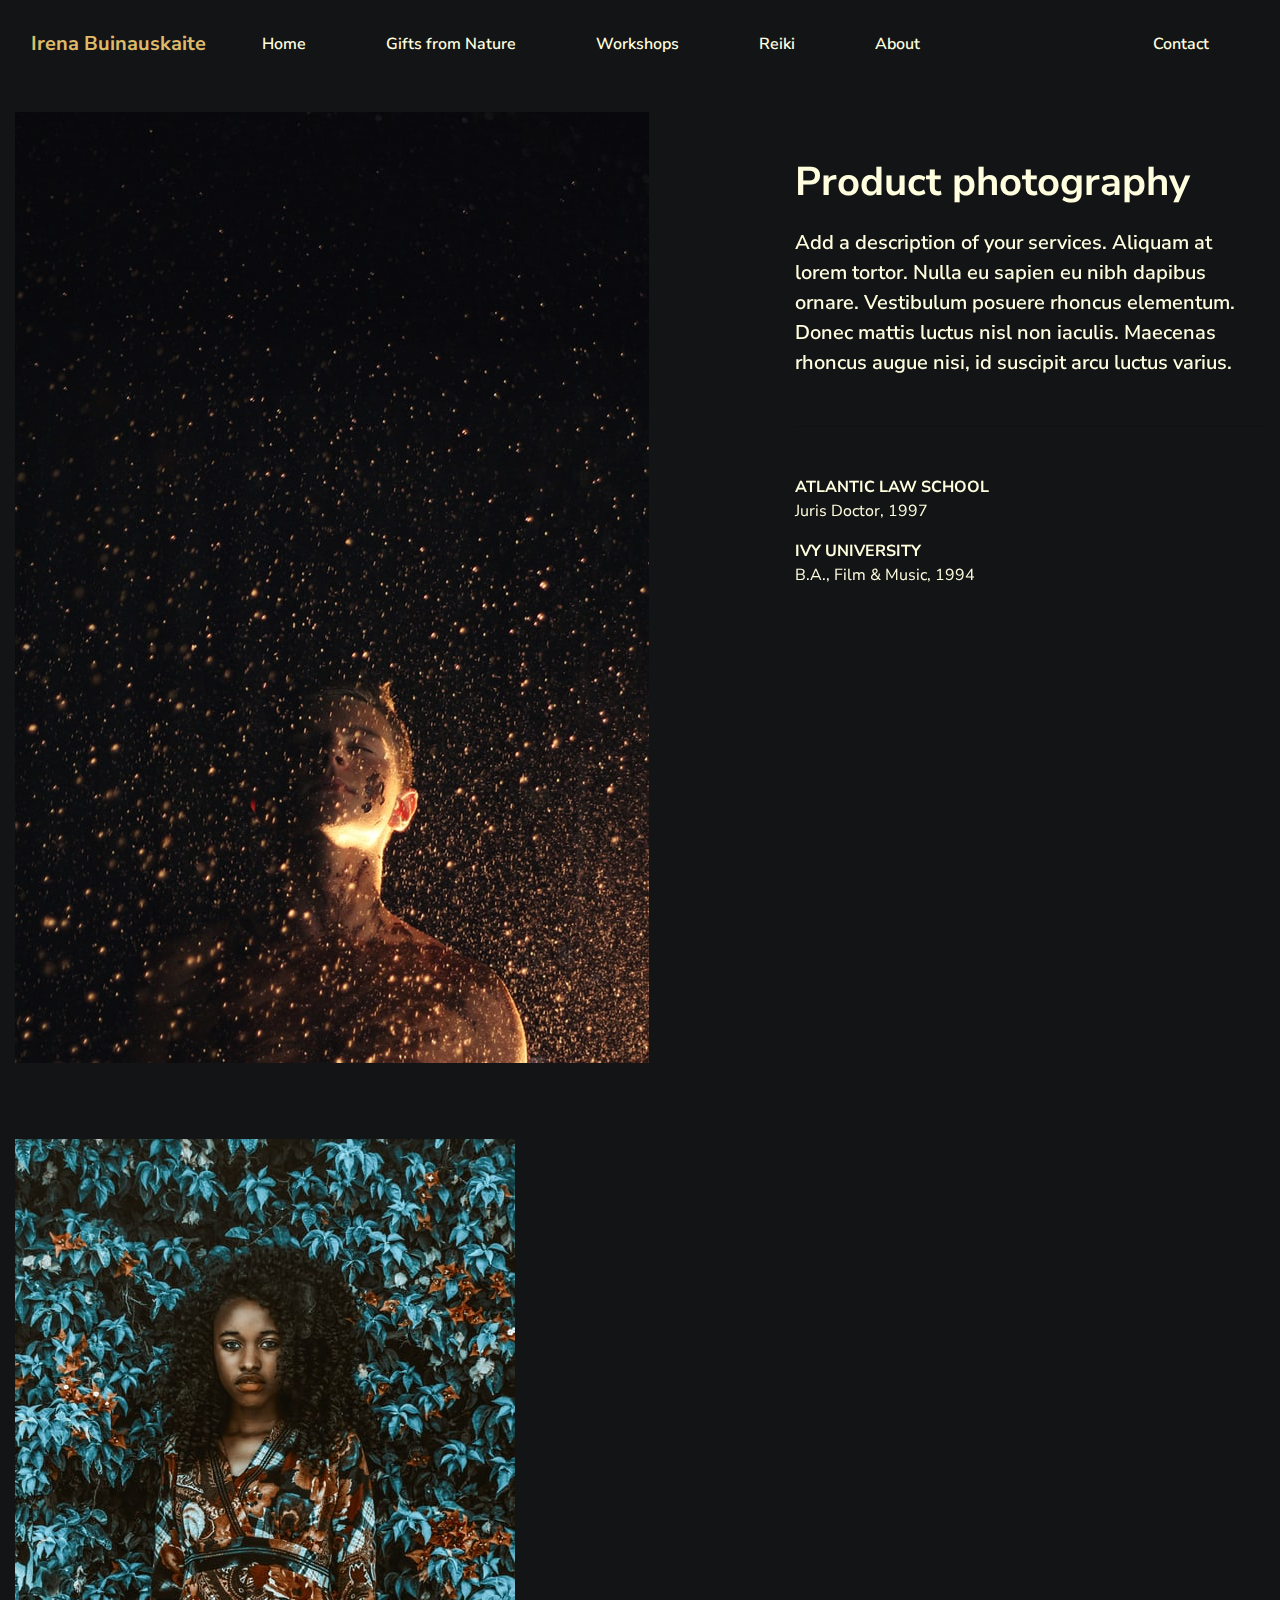
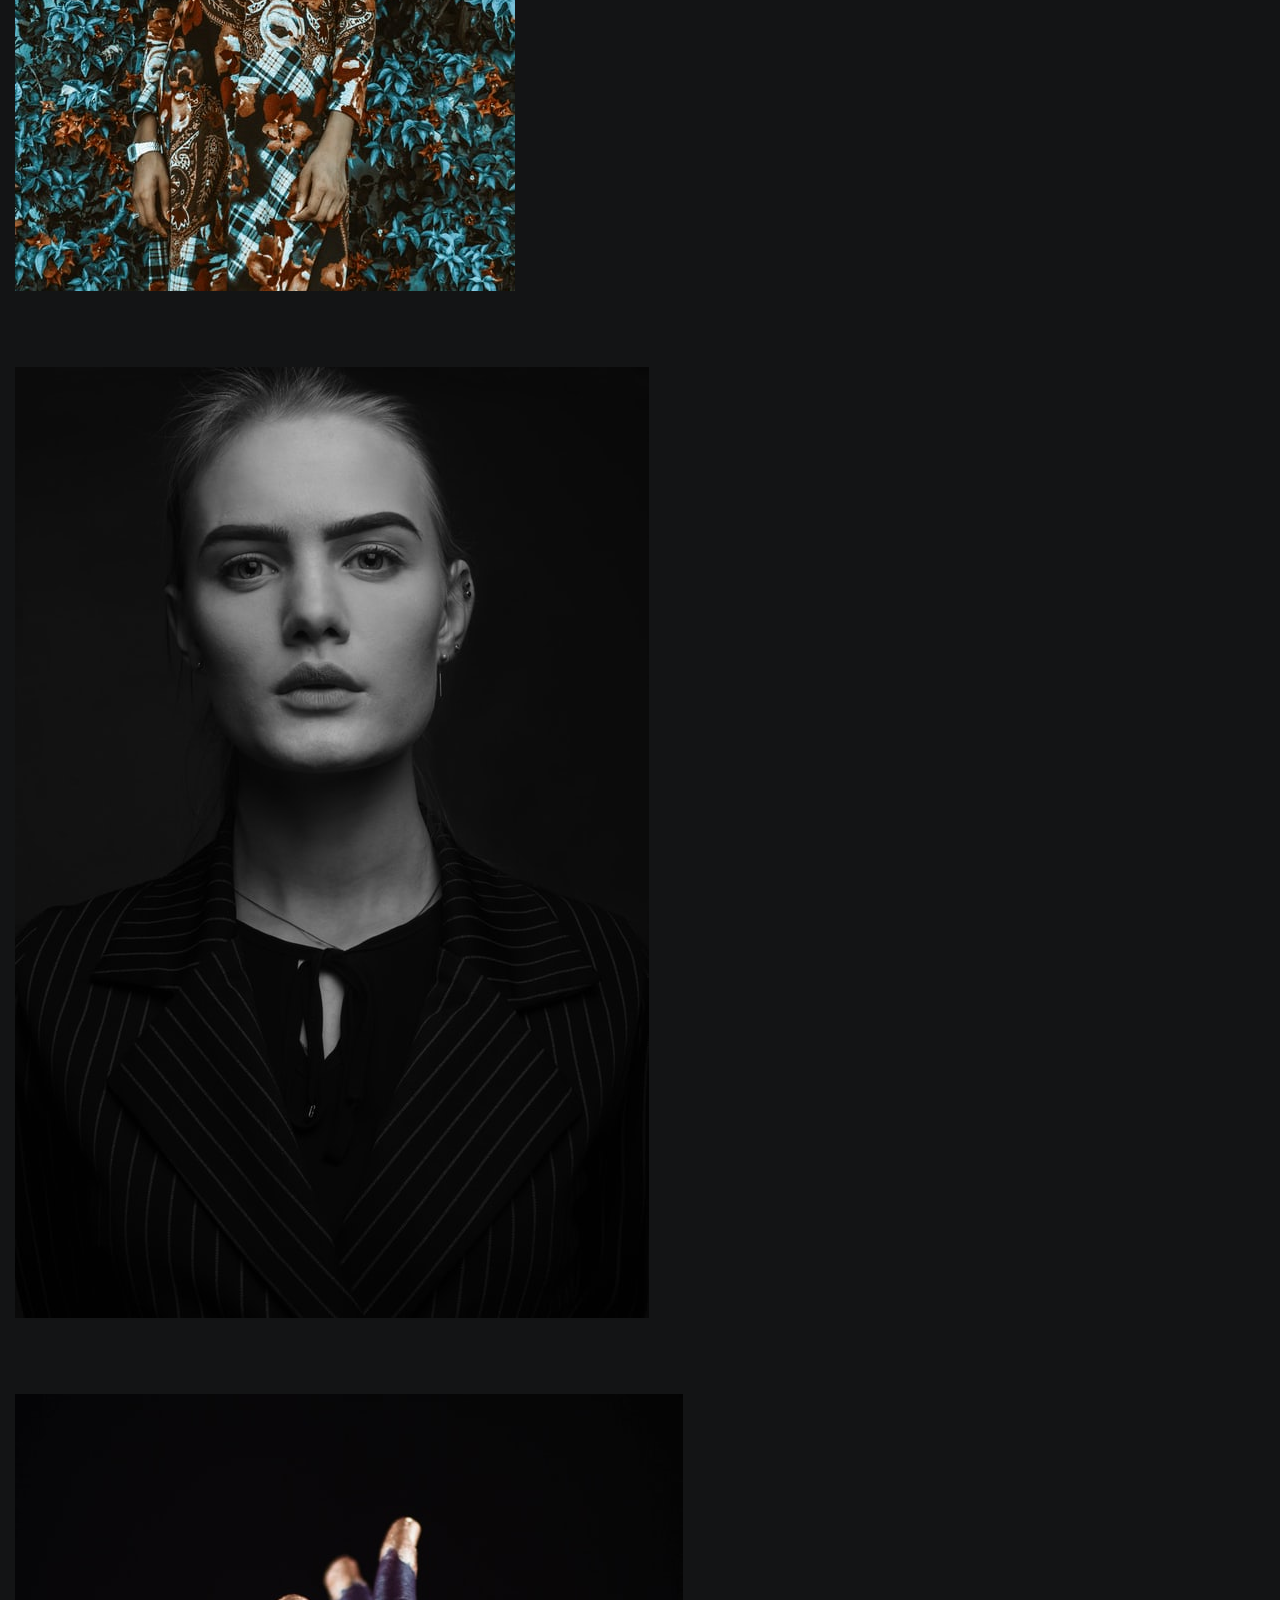
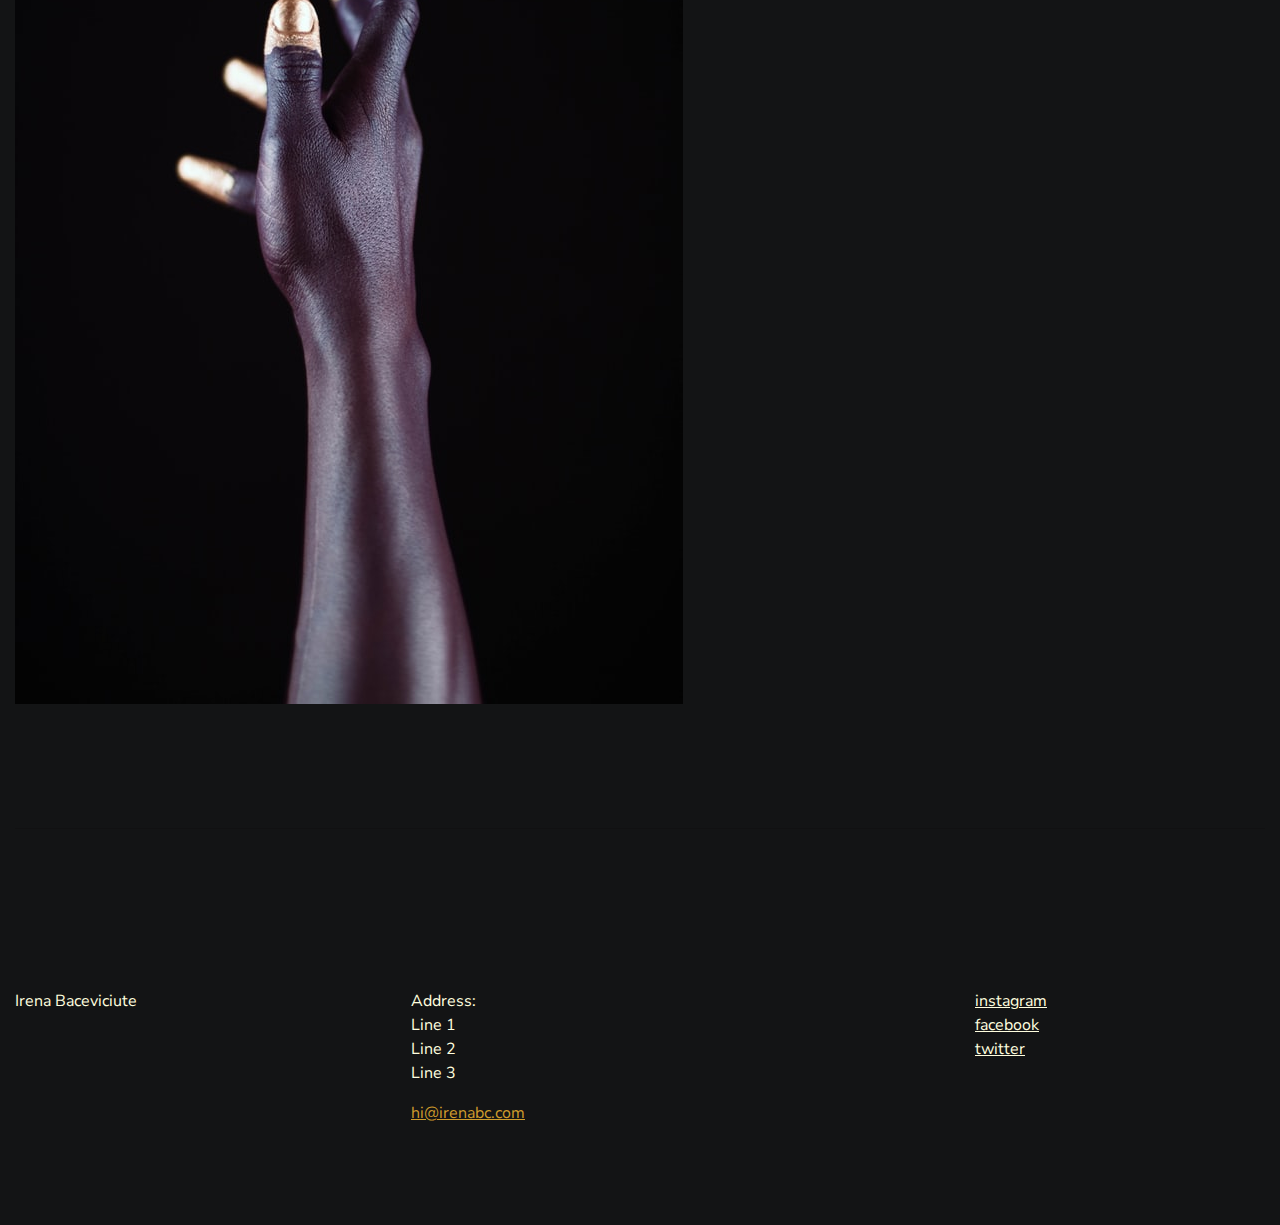
<file: gift.html>
<!DOCTYPE html>
<html lang="en">

<head></head>

<body>
    <main role="main">
        <section class="pt-4">
            <div class="container">
                <div class="row">
                    <div class="col-md-7">
                        <div class="project-sidebar">
                            <!-- Place your project images here -->
                            <figure><img src="./assets/img/photo-1494475673543-6a6a27143fc8.jpg" alt="" class="img-fluid"></figure>
                            <figure><img src="./assets/img/photo-1558118720-fa5cdebe6b3a.jpg" alt="" class="img-fluid"></figure>
                            <figure><img src="./assets/img/photo-1558180702-95f1c3ae2ca3.jpg" alt="" class="img-fluid"></figure>
                            <figure><img src="./assets/img/photo-1557941760-987c3f403d5a.jpg" alt="" class="img-fluid"> </figure>
                        </div>
                    </div>
                    <!-- end:col -->
                    <div class="col-md-5 pl-lg-5 pl-md-5">
                        <div class="sticky-top pt-5">
                            <h1>
                                Product photography
                            </h1>
                            <p class="lead mt-4">Add a description of your services. Aliquam at lorem tortor. Nulla eu sapien eu nibh dapibus ornare. Vestibulum posuere rhoncus elementum. Donec mattis luctus nisl non iaculis. Maecenas rhoncus augue nisi, id suscipit arcu luctus varius.</p>
                            <hr class="mt-5">
                            <div class="row mt-5">
                                <div class="col-md-12">
                                    <p><strong>ATLANTIC LAW SCHOOL</strong>
                                        <br>Juris Doctor, 1997</p>
                                        <p><strong>IVY UNIVERSITY</strong>
                                            <br>B.A., Film &amp; Music, 1994</p>
                                </div>

                            </div>
                            <!-- end:col -->
                        </div>
                    </div>
                </div>
                <!-- end:row -->
                <hr class="mt-5">
            </div>
        </section>
    </main>
    <footer class="position-relative"></footer>
    <script src="assets/js/main.js"></script>
    <script src="assets/js/main.other.js"></script>
</body>

</html>
</file>
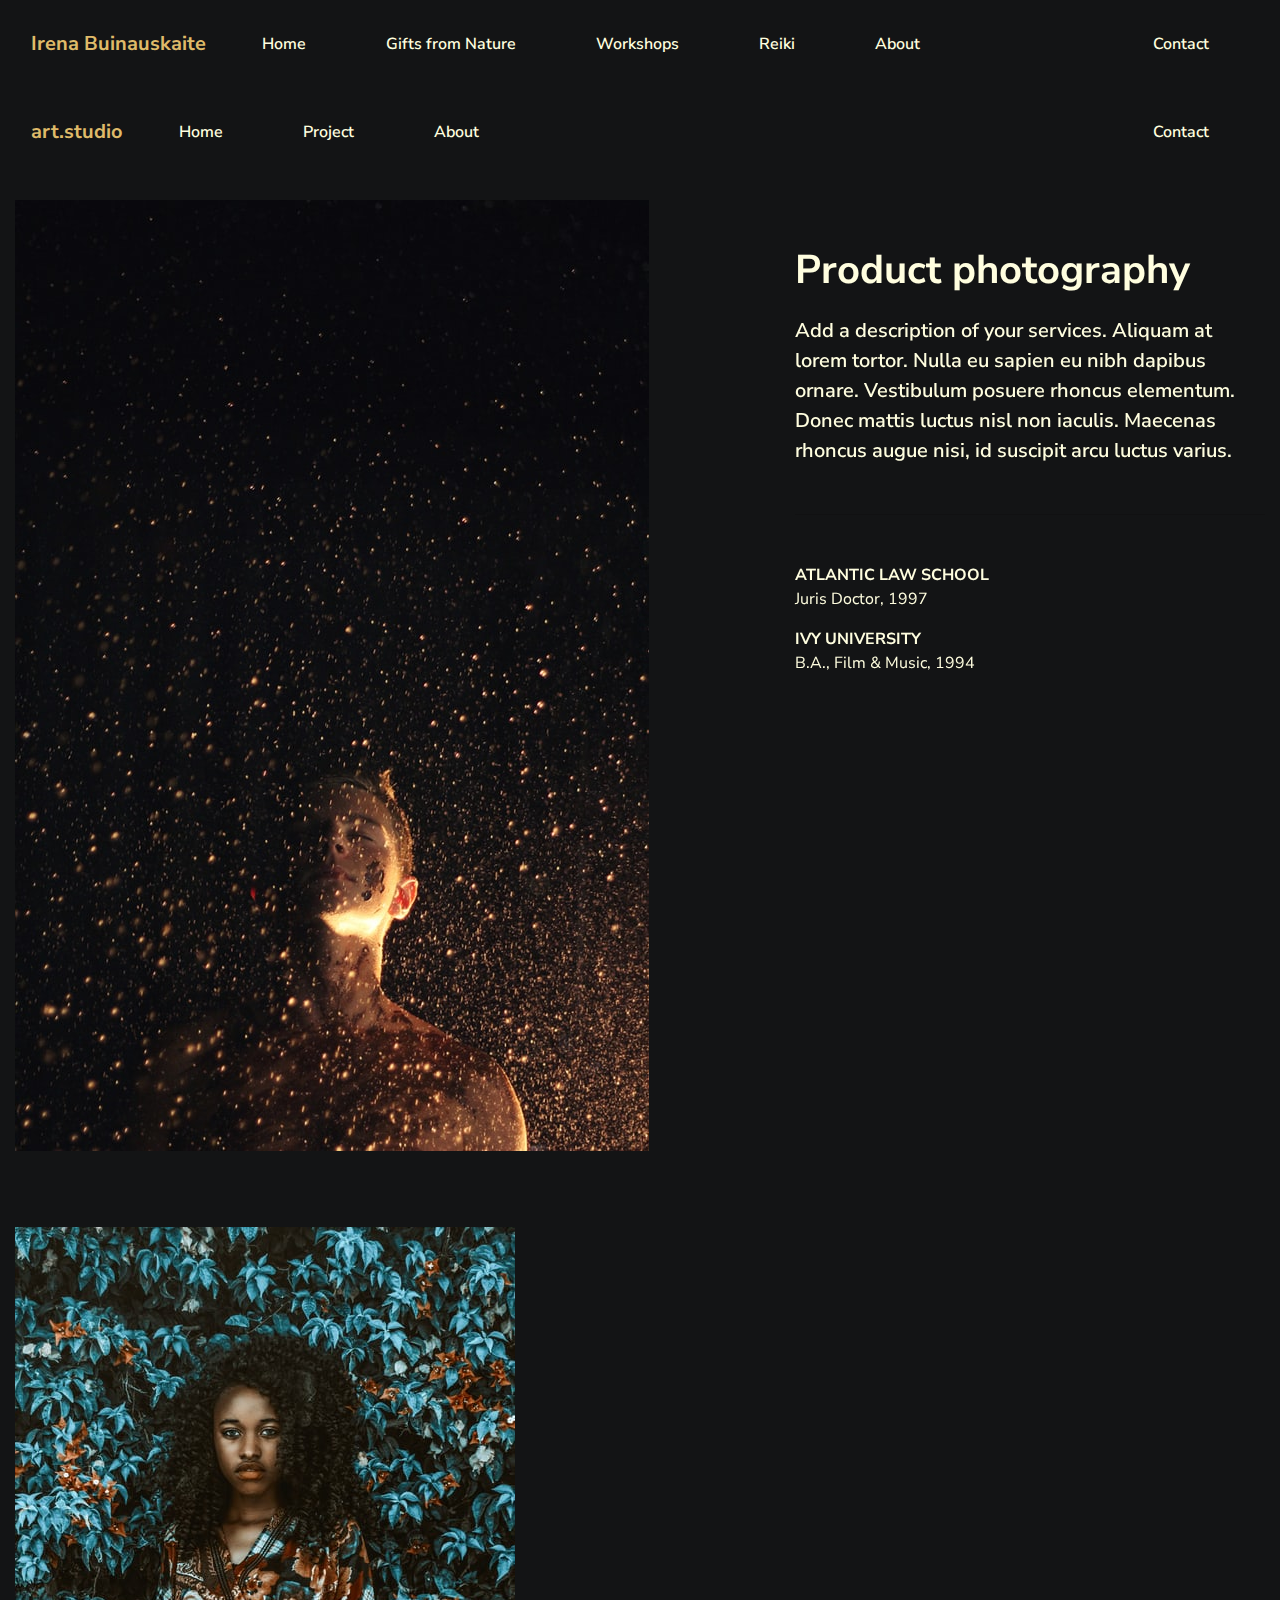
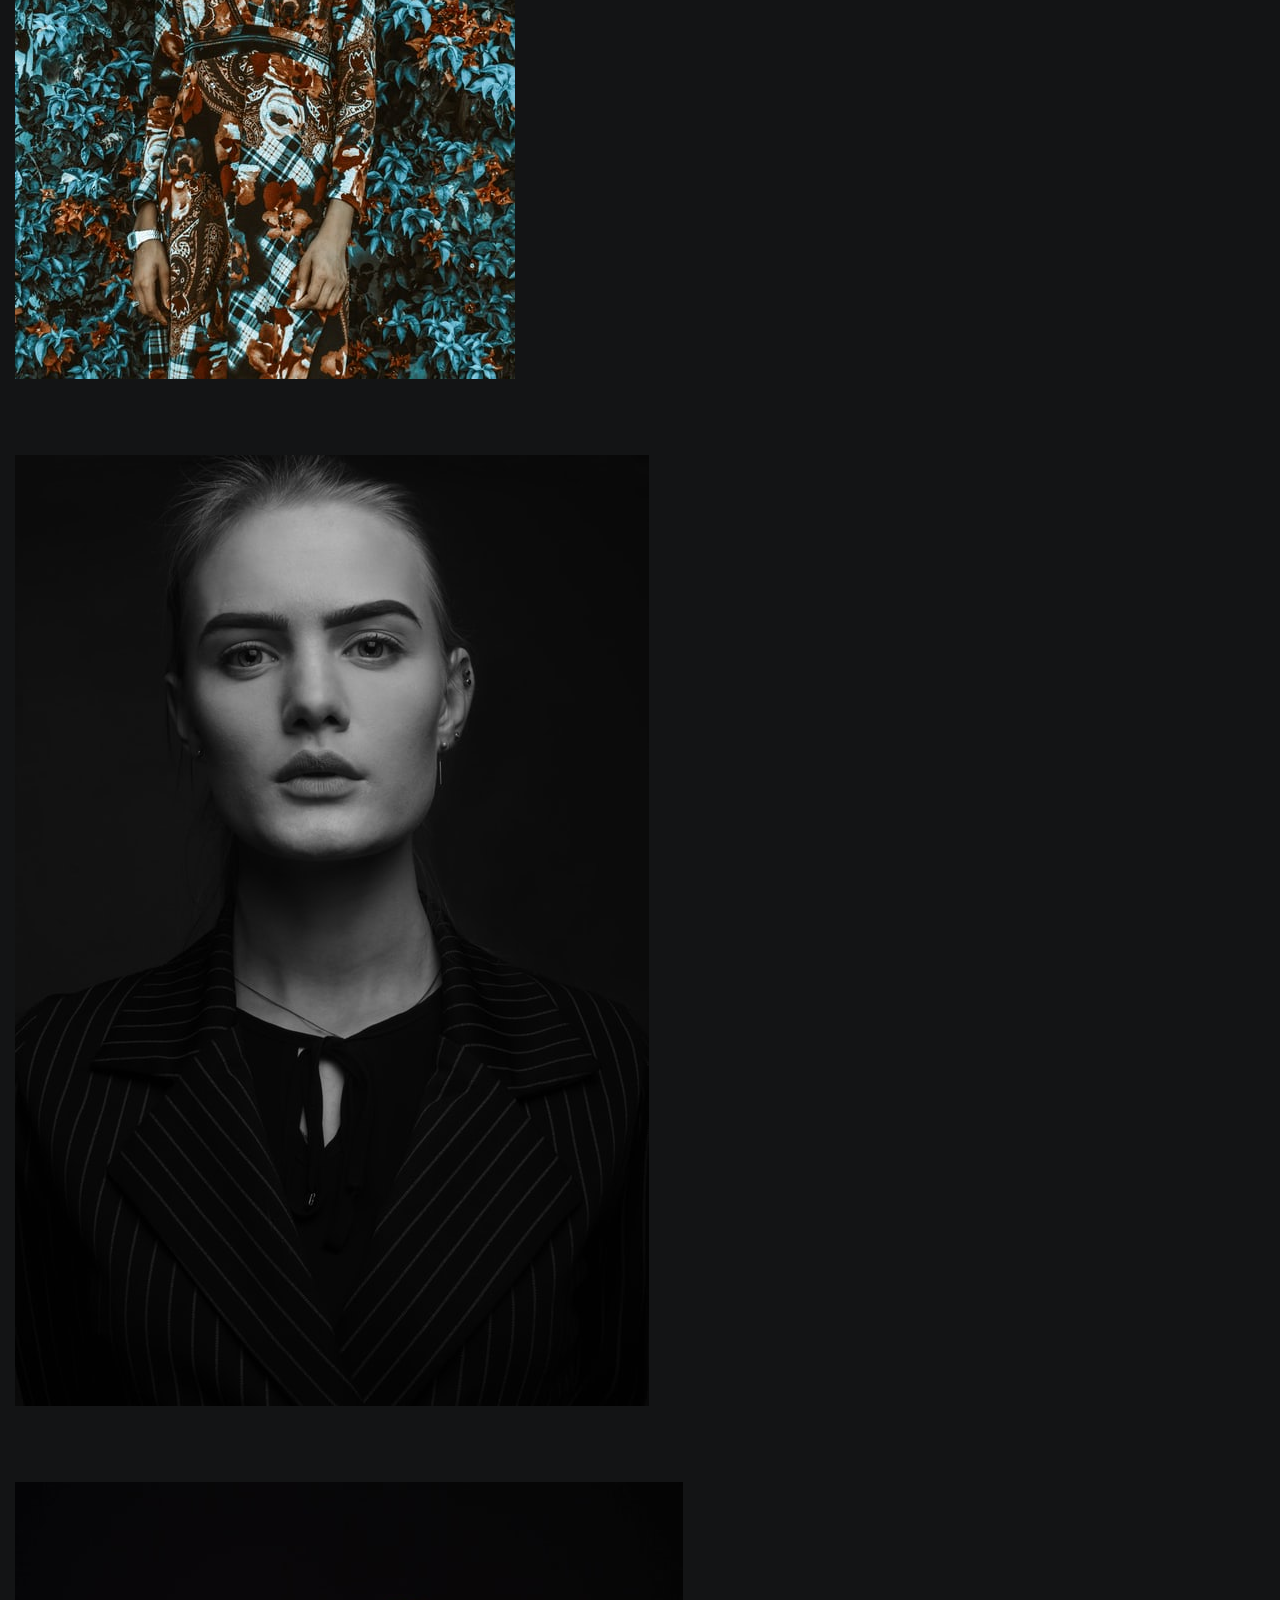
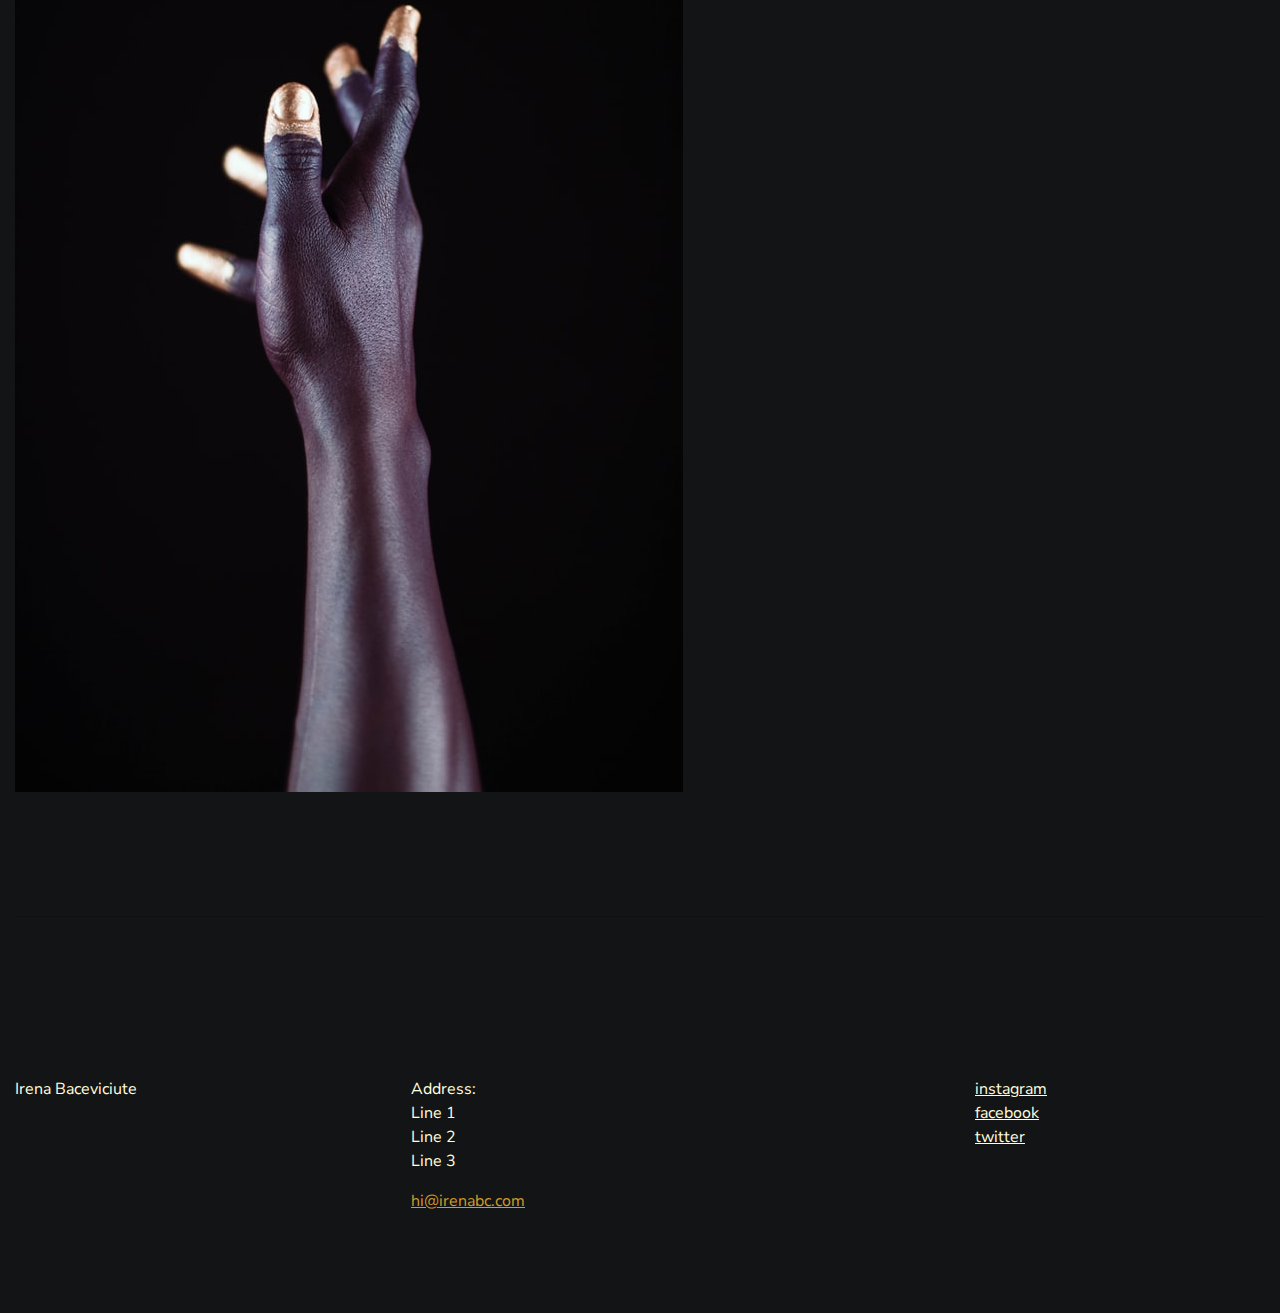
<file: project.html>
<!DOCTYPE html>
<html lang="en">

<head></head>

<body>
    <div class="nav-main">
        <div class="container">
            <nav class="navbar navbar-expand-lg navbar-light">
                <a class="navbar-brand font-weight-bold" href="index.html">art.studio</a>
                <button class="navbar-toggler" type="button" data-toggle="collapse" data-target="#navbarNav" aria-controls="navbarNav" aria-expanded="false" aria-label="Toggle navigation">
                    <span class="navbar-toggler-icon"></span>
                </button>
                <div class="collapse navbar-collapse" id="navbarNav">
                    <ul class="navbar-nav">
                        <li class="nav-item">
                            <a class="nav-link" href="index.html">Home</a>
                        </li>
                        <li class="nav-item">
                            <a class="nav-link" href="project.html">Project</a>
                        </li>

                        <li class="nav-item">
                            <a class="nav-link" href="about.html">About</a>
                        </li>
                    </ul>

                    <ul class="navbar-nav ml-auto">


                        <li class="nav-item">
                            <a class="nav-link" href="contact.html">Contact</a>
                        </li>
                    </ul>
                </div>
            </nav>
            <!--end:Nav -->
        </div>
    </div>
    <!--end:Navigation -->
    <main role="main">
        <section class="pt-4">
            <div class="container">
                <div class="row">
                    <div class="col-md-7">
                        <div class="project-sidebar">
                            <!-- Place your project images here -->
                            <figure><img src="./assets/img/photo-1494475673543-6a6a27143fc8.jpg" alt="" class="img-fluid"></figure>
                            <figure><img src="./assets/img/photo-1558118720-fa5cdebe6b3a.jpg" alt="" class="img-fluid"></figure>
                            <figure><img src="./assets/img/photo-1558180702-95f1c3ae2ca3.jpg" alt="" class="img-fluid"></figure>
                            <figure><img src="./assets/img/photo-1557941760-987c3f403d5a.jpg" alt="" class="img-fluid"> </figure>
                        </div>
                    </div>
                    <!-- end:col -->
                    <div class="col-md-5 pl-lg-5 pl-md-5">
                        <div class="sticky-top pt-5">
                            <h1>
                                Product photography
                            </h1>
                            <p class="lead mt-4">Add a description of your services. Aliquam at lorem tortor. Nulla eu sapien eu nibh dapibus ornare. Vestibulum posuere rhoncus elementum. Donec mattis luctus nisl non iaculis. Maecenas rhoncus augue nisi, id suscipit arcu luctus varius.</p>
                            <hr class="mt-5">
                            <div class="row mt-5">
                                <div class="col-md-12">
                                    <p><strong>ATLANTIC LAW SCHOOL</strong>
                                        <br>Juris Doctor, 1997</p>
                                        <p><strong>IVY UNIVERSITY</strong>
                                            <br>B.A., Film &amp; Music, 1994</p>
                                </div>

                            </div>
                            <!-- end:col -->
                        </div>
                    </div>
                </div>
                <!-- end:row -->
                <hr class="mt-5">
            </div>
        </section>
    </main>
    <footer class="position-relative"></footer>
    <script src="assets/js/main.js"></script>
    <script src="assets/js/main.other.js"></script>
</body>

</html>
</file>
